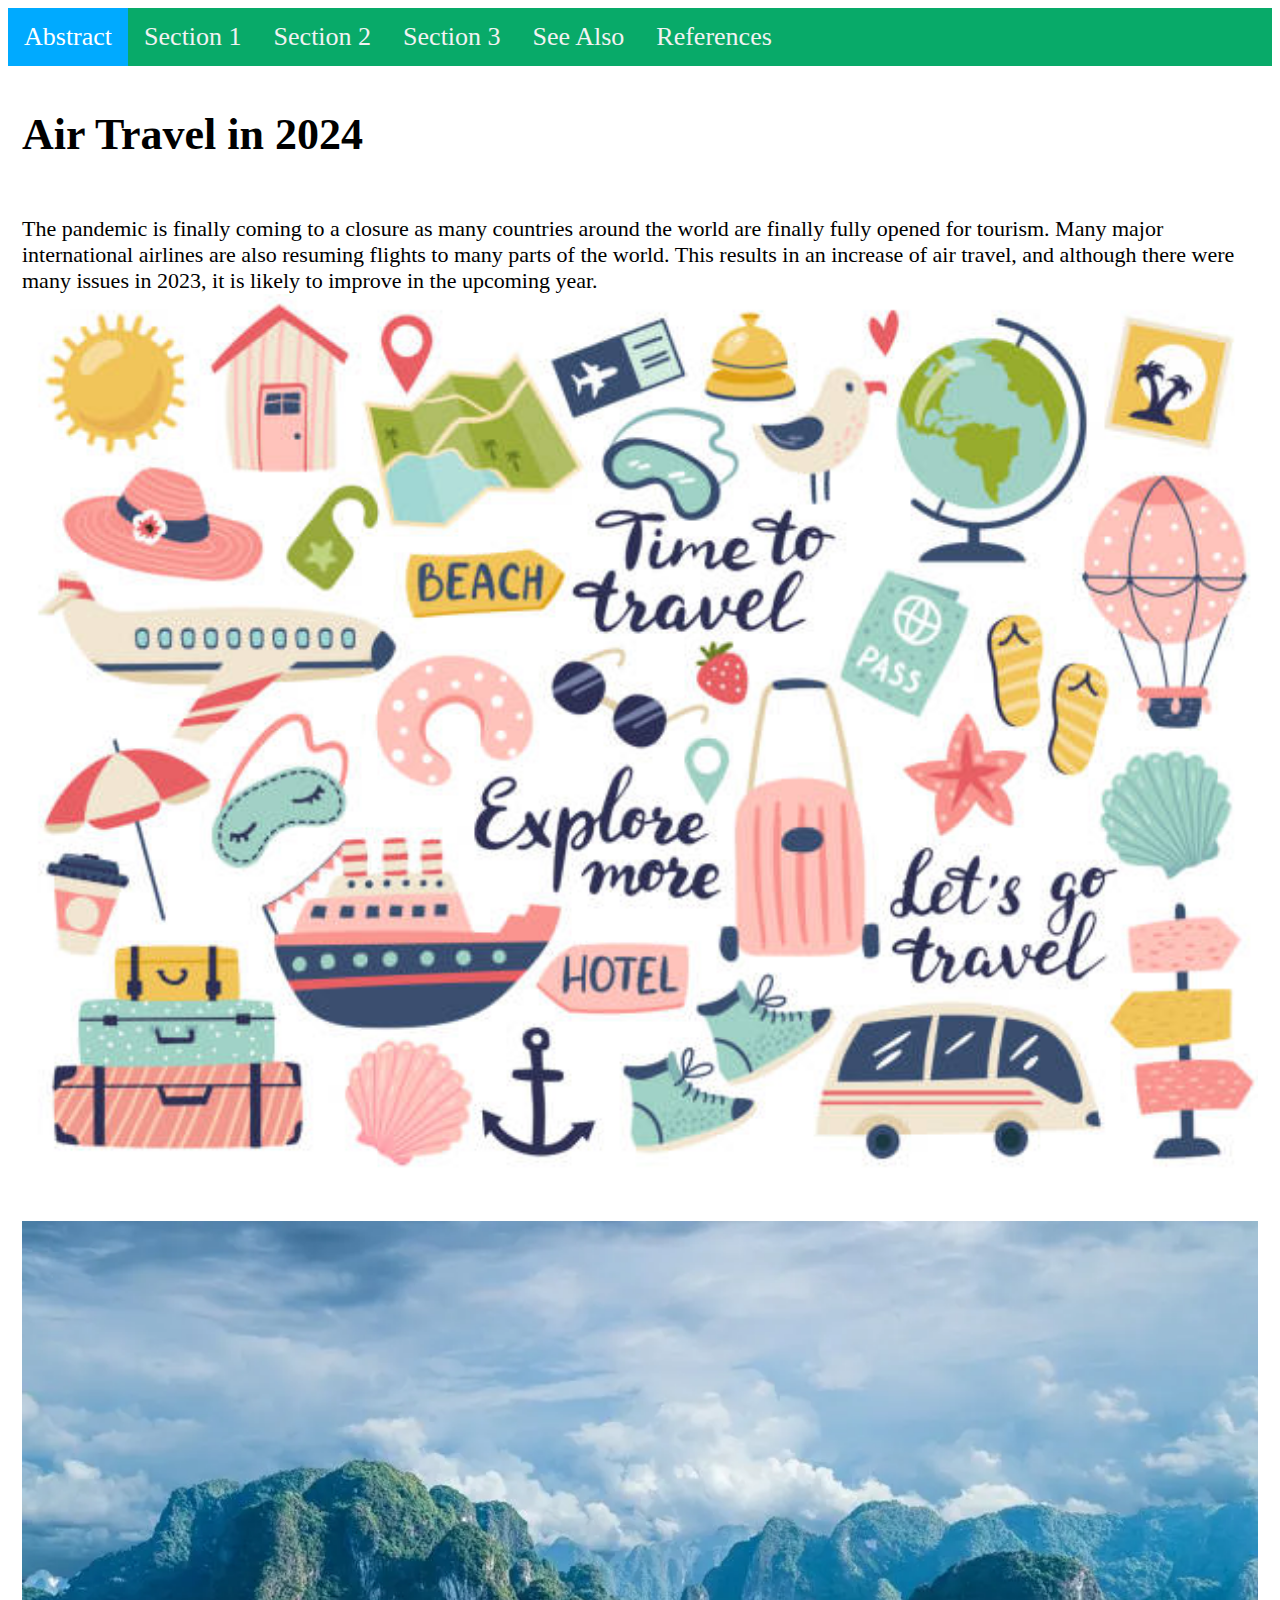
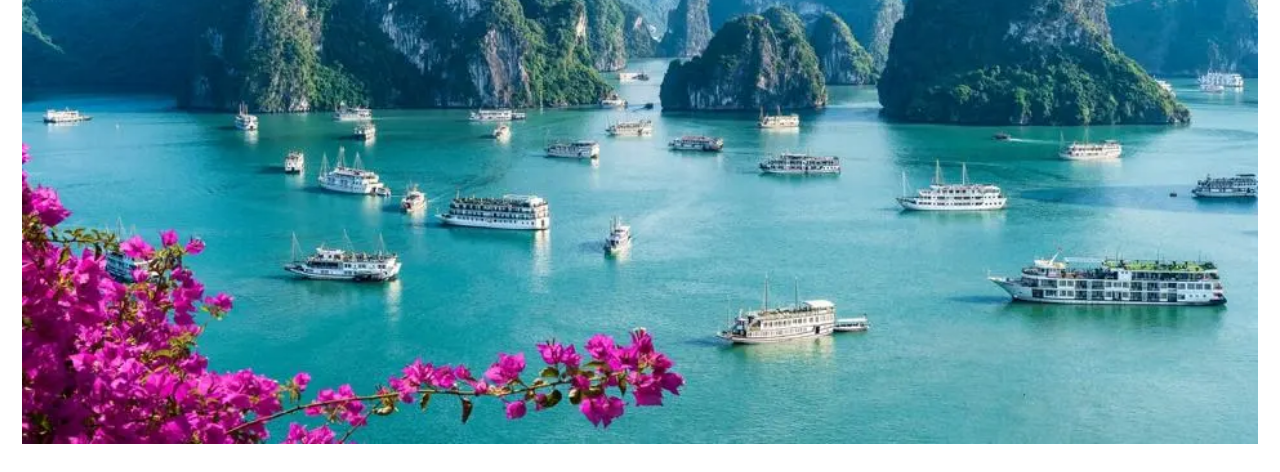
<file: index.html>
<!DOCTYPE html>
<html>

<head>
    <title>Air Travel in 2024</title>

    <!-- Including the main.css file for styling -->
    <link rel="stylesheet" href="css/main.css">

    <!-- Including the Font Awesome CSS library for icons -->
    <link rel="stylesheet" href="https://cdnjs.cloudflare.com/ajax/libs/font-awesome/4.7.0/css/font-awesome.min.css">
</head>

<body>

    <!-- Navigation bar -->
    <div class="topnav" id="myTopnav">
        <!-- Active link pointing to the index.html page -->
        <a class="active" href="index.html">Abstract</a>

        <!-- Links to other sections -->
        <a href="section1.html">Section 1</a>
        <a href="section2.html">Section 2</a>
        <a href="section3.html">Section 3</a>

        <!-- Additional links -->
        <a href="see_also.html">See Also</a>
        <a href="references.html">References</a>

        <!-- "Hamburger menu" / "Bar icon" to toggle the navigation links on smaller screens -->
        <a href="javascript:void(0);" class="icon">
            <i class="fa fa-bars"></i>
        </a>
    </div>

    <!-- Page content -->
    <div class="content">
        <!-- Abstract section -->
        <h1>Air Travel in 2024</h1>
        <br>
        <!-- Displaying the course cover image in a scaled size -->
        The pandemic is finally coming to a closure as many countries around the world are finally fully opened for tourism. Many major international airlines are also resuming flights to many parts of the world. This results in an increase of air travel, and although there were many issues in 2023, it is likely to improve in the upcoming year.
        <br>
        <img src="img/travel.jpg" style="width: 100%; height: auto;">
        <br>
        <br>
        <!-- Displaying the course cover image in its original size -->
        <img src="img/travel2.jpg" style="width: 100%; height: auto;">
    </div>

    <!-- Including the main.js file for JavaScript functionality -->
    <script src="js/main.js"></script>

</body>

</html>
</file>
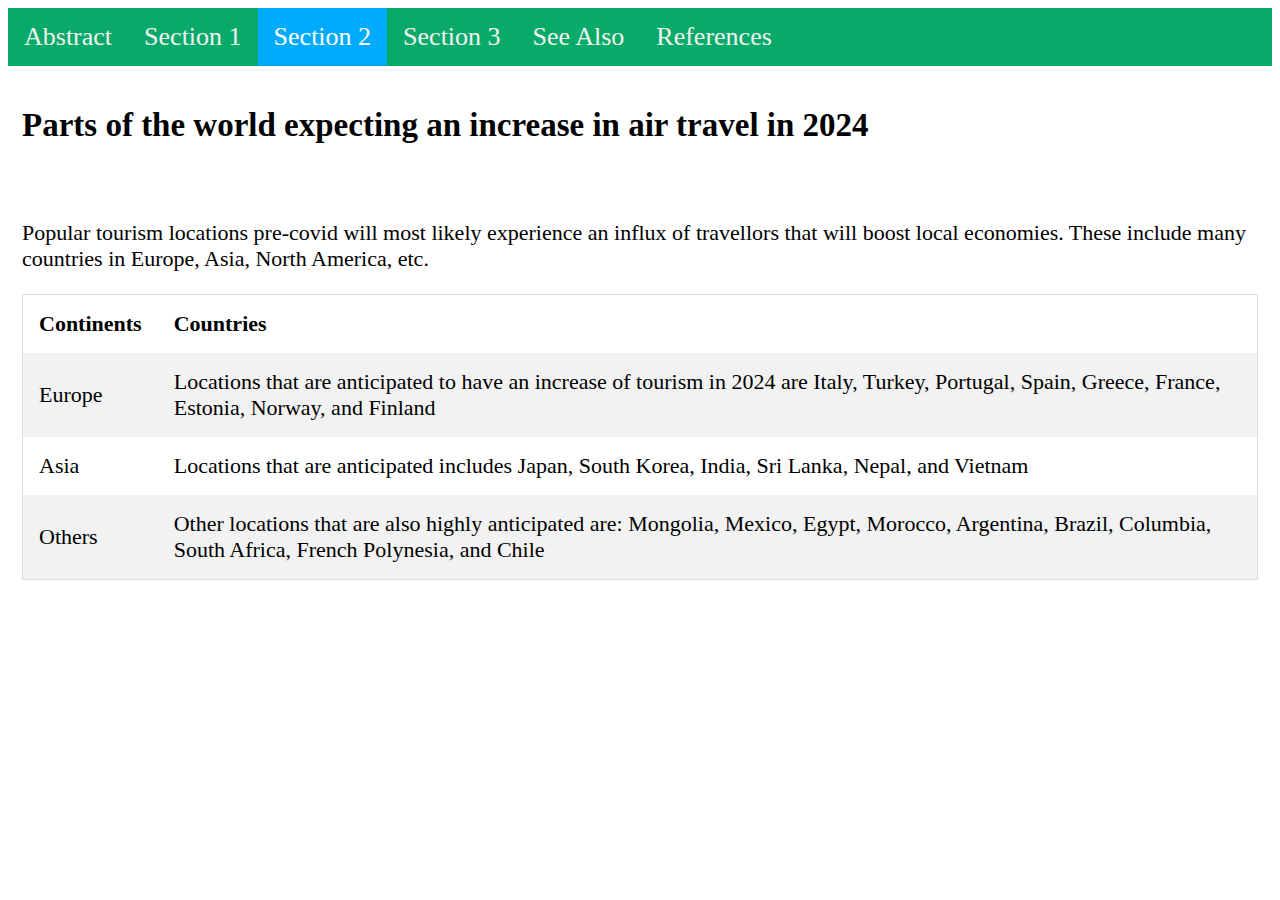
<file: section2.html>
<!DOCTYPE html>
<html>

<head>
    <title>Parts of the world expecting an increase in air travel in 2024</title>

    <!-- Including the main.css file for styling -->
    <link rel="stylesheet" href="css/main.css">

    <!-- Including the Font Awesome CSS library for icons -->
    <link rel="stylesheet" href="https://cdnjs.cloudflare.com/ajax/libs/font-awesome/4.7.0/css/font-awesome.min.css">
    <meta name="viewport" content="width=device-width, initial-scale=1">
    <style>
    table {
      border-collapse: collapse;
      border-spacing: 0;
      width: 100%;
      border: 1px solid #ddd;
    }
    
    th, td {
      text-align: left;
      padding: 16px;
    }
    
    tr:nth-child(even) {
      background-color: #f2f2f2;
    }
    </style>
</head>

<body>

    <!-- Navigation bar -->
    <div class="topnav" id="myTopnav">
        <!-- Links to different sections -->
        <a href="index.html">Abstract</a>
        <a href="section1.html">Section 1</a>

        <!-- Active link pointing to the section2.html page -->
        <a class="active" href="section2.html">Section 2</a>

        <a href="section3.html">Section 3</a>
        <a href="see_also.html">See Also</a>
        <a href="references.html">References</a>

        <!-- "Hamburger menu" / "Bar icon" to toggle the navigation links on smaller screens -->
        <a href="javascript:void(0);" class="icon">
            <i class="fa fa-bars"></i>
        </a>
    </div>

    <!-- Page content -->
    <div class="content">
        <!-- Section 2 content -->
        <h2>Parts of the world expecting an increase in air travel in 2024</h2>
        <br>
        <p>Popular tourism locations pre-covid will most likely experience an influx of travellors that will boost local economies. These include many countries in Europe, Asia, North America, etc.</p>

        <table>
          <tr>
            <th>Continents</th>
            <th>Countries</th>
          </tr>
          <tr>
            <td>Europe</td>
            <td>Locations that are anticipated to have an increase of tourism in 2024 are Italy, Turkey, Portugal, Spain, Greece, France, Estonia, Norway, and Finland</td>
          </tr>
          <tr>
            <td>Asia</td>
            <td>Locations that are anticipated includes Japan, South Korea, India, Sri Lanka, Nepal, and Vietnam</td>
          </tr>
          <tr>
            <td>Others</td>
            <td>Other locations that are also highly anticipated are: Mongolia, Mexico, Egypt, Morocco, Argentina, Brazil, Columbia, South Africa, French Polynesia, and Chile</td>
          </tr>
        </table>
    </div>

    <!-- Including the main.js file for JavaScript functionality -->
    <script src="js/main.js"></script>

</body>

</html>
</file>
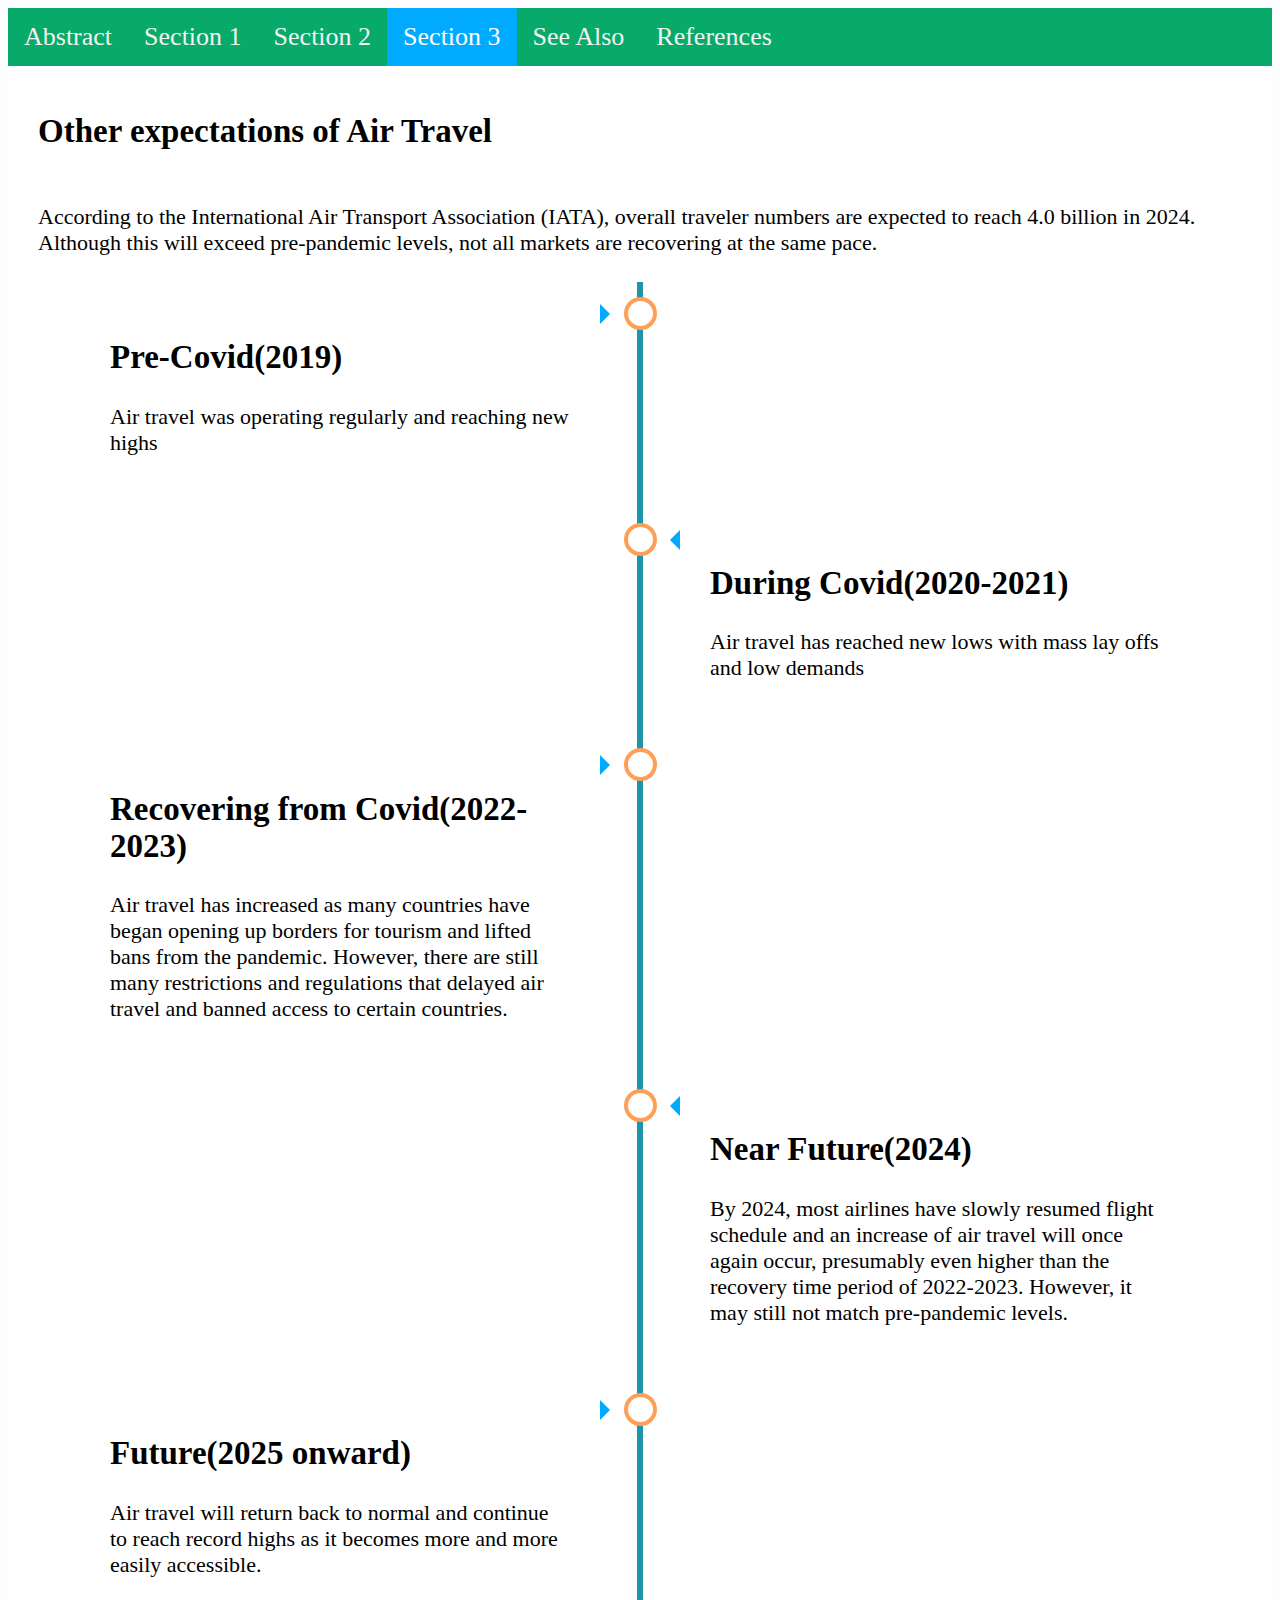
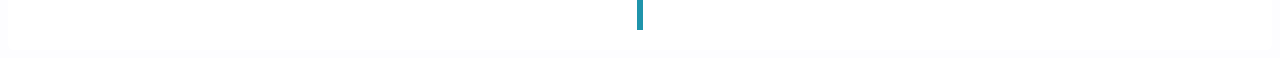
<file: section3.html>
<!DOCTYPE html>
<html>

<head>
    <title>Other expectations of Air Travel</title>

    <!-- Including the main.css file for styling -->
    <link rel="stylesheet" href="css/main.css">

    <!-- Including the Font Awesome CSS library for icons -->
    <link rel="stylesheet" href="https://cdnjs.cloudflare.com/ajax/libs/font-awesome/4.7.0/css/font-awesome.min.css">
    <meta name="viewport" content="width=device-width, initial-scale=1.0">
    <style>
    * {
      box-sizing: border-box;
    }
    
    body {
      background-color: #fdfdff;
    }
    
    /* The actual timeline (the vertical ruler) */
    .timeline {
      position: relative;
      max-width: 1200px;
      margin: 0 auto;
    }
    
    /* The actual timeline (the vertical ruler) */
    .timeline::after {
      content: '';
      position: absolute;
      width: 6px;
      background-color: rgb(31, 148, 171);
      top: 0;
      bottom: 0;
      left: 50%;
      margin-left: -3px;
    }
    
    /* Container around content */
    .container {
      padding: 10px 40px;
      position: relative;
      background-color: inherit;
      width: 50%;
    }
    
    /* The circles on the timeline */
    .container::after {
      content: '';
      position: absolute;
      width: 25px;
      height: 25px;
      right: -17px;
      background-color: white;
      border: 4px solid #FF9F55;
      top: 15px;
      border-radius: 50%;
      z-index: 1;
    }
    
    /* Place the container to the left */
    .left {
      left: 0;
    }
    
    /* Place the container to the right */
    .right {
      left: 50%;
    }
    
    /* Add arrows to the left container (pointing right) */
    .left::before {
      content: " ";
      height: 0;
      position: absolute;
      top: 22px;
      width: 0;
      z-index: 1;
      right: 30px;
      border: medium solid #00aaff;
      border-width: 10px 0 10px 10px;
      border-color: transparent transparent transparent #00aaff;
    }
    
    /* Add arrows to the right container (pointing left) */
    .right::before {
      content: " ";
      height: 0;
      position: absolute;
      top: 22px;
      width: 0;
      z-index: 1;
      left: 30px;
      border: medium solid #00aaff;
      border-width: 10px 10px 10px 0;
      border-color: transparent #00aaff transparent transparent;
    }
    
    /* Fix the circle for containers on the right side */
    .right::after {
      left: -16px;
    }
    
    /* The actual content */
    .content {
      padding: 20px 30px;
      background-color: white;
      position: relative;
      border-radius: 6px;
    }
    
    /* Media queries - Responsive timeline on screens less than 600px wide */
    @media screen and (max-width: 600px) {
      /* Place the timelime to the left */
      .timeline::after {
      left: 31px;
      }
      
      /* Full-width containers */
      .container {
      width: 100%;
      padding-left: 70px;
      padding-right: 25px;
      }
      
      /* Make sure that all arrows are pointing leftwards */
      .container::before {
      left: 60px;
      border: medium solid white;
      border-width: 10px 10px 10px 0;
      border-color: transparent white transparent transparent;
      }
    
      /* Make sure all circles are at the same spot */
      .left::after, .right::after {
      left: 15px;
      }
      
      /* Make all right containers behave like the left ones */
      .right {
      left: 0%;
      }
    }
    </style>
    </head>

<body>

    <!-- Navigation bar -->
    <div class="topnav" id="myTopnav">
        <!-- Links to different sections -->
        <a href="index.html">Abstract</a>
        <a href="section1.html">Section 1</a>
        <a href="section2.html">Section 2</a>

        <!-- Active link pointing to the section3.html page -->
        <a class="active" href="section3.html">Section 3</a>

        <a href="see_also.html">See Also</a>
        <a href="references.html">References</a>

        <!-- "Hamburger menu" / "Bar icon" to toggle the navigation links on smaller screens -->
        <a href="javascript:void(0);" class="icon">
            <i class="fa fa-bars"></i>
        </a>
    </div>

    <!-- Page content -->
    <div class="content">
        <!-- Section 3 content -->
        <h2>Other expectations of Air Travel</h2>
        <br>
        According to the International Air Transport Association (IATA), overall traveler numbers are expected to reach 4.0 billion in 2024. Although this will exceed pre-pandemic levels, not all markets are recovering at the same pace.
        <br>
        <br>
        <div class="timeline">
            <div class="container left">
              <div class="content">
                <h2>Pre-Covid(2019)</h2>
                <p>Air travel was operating regularly and reaching new highs</p>
              </div>
            </div>
            <div class="container right">
              <div class="content">
                <h2>During Covid(2020-2021)</h2>
                <p>Air travel has reached new lows with mass lay offs and low demands</p>
              </div>
            </div>
            <div class="container left">
              <div class="content">
                <h2>Recovering from Covid(2022-2023)</h2>
                <p>Air travel has increased as many countries have began opening up borders for tourism and lifted bans from the pandemic. However, there are still many restrictions and regulations that delayed air travel and banned access to certain countries.</p>
              </div>
            </div>
            <div class="container right">
              <div class="content">
                <h2>Near Future(2024)</h2>
                <p>By 2024, most airlines have slowly resumed flight schedule and an increase of air travel will once again occur, presumably even higher than the recovery time period of 2022-2023. However, it may still not match pre-pandemic levels.</p>
              </div>
            </div>
            <div class="container left">
              <div class="content">
                <h2>Future(2025 onward)</h2>
                <p>Air travel will return back to normal and continue to reach record highs as it becomes more and more easily accessible.</p>
              </div>
          
    </div>

    <!-- Including the main.js file for JavaScript functionality -->
    <script src="js/main.js"></script>

</body>

</html>
</file>
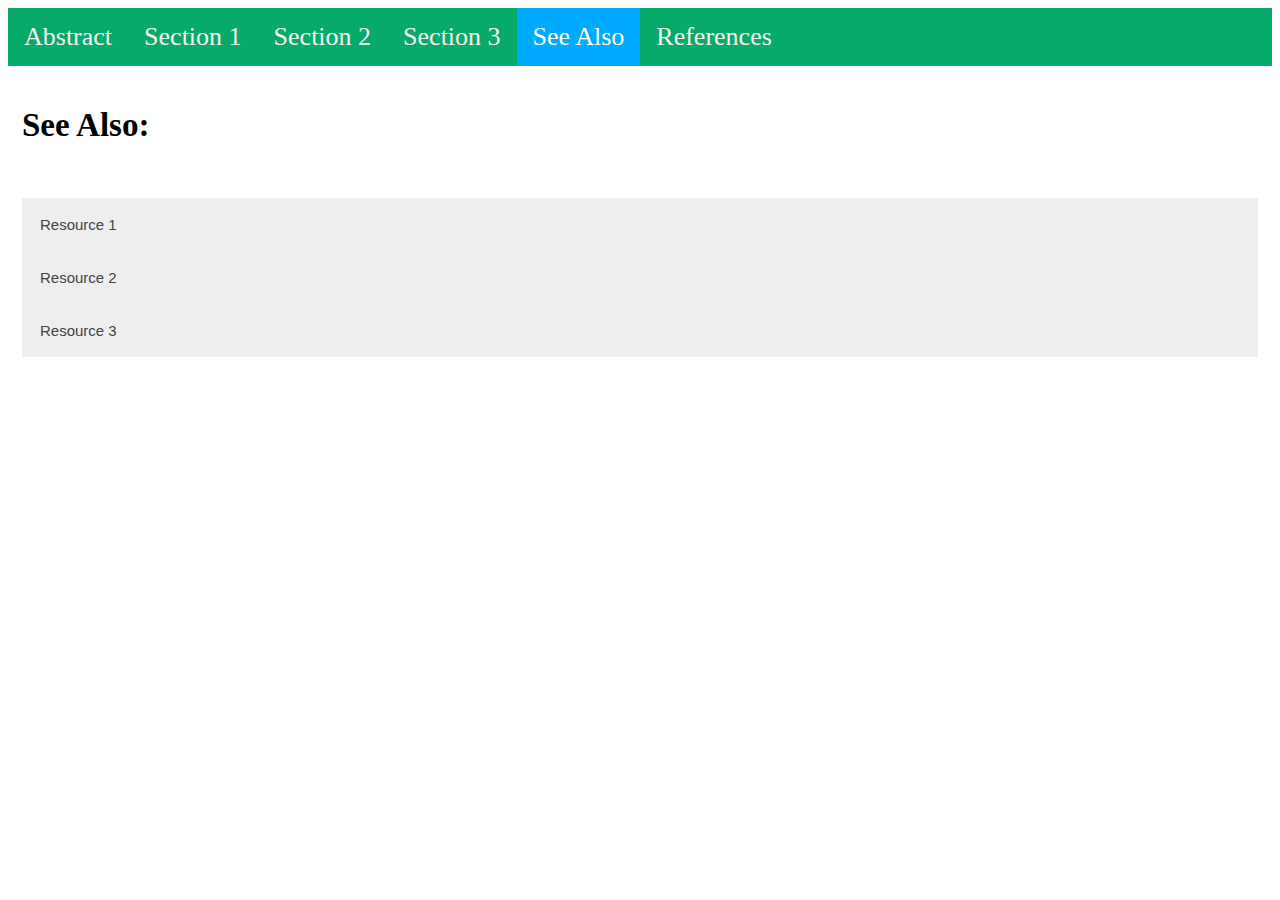
<file: see_also.html>
<!DOCTYPE html>
<html>

<head>
    <title>See also</title>

    <!-- Including the main.css file for styling -->
    <link rel="stylesheet" href="css/main.css">

    <!-- Including the Font Awesome CSS library for icons -->
    <link rel="stylesheet" href="https://cdnjs.cloudflare.com/ajax/libs/font-awesome/4.7.0/css/font-awesome.min.css">
    <meta name="viewport" content="width=device-width, initial-scale=1">
    <style>
    .accordion {
      background-color: #eee;
      color: #444;
      cursor: pointer;
      padding: 18px;
      width: 100%;
      border: none;
      text-align: left;
      outline: none;
      font-size: 15px;
      transition: 0.4s;
    }
    
    .active, .accordion:hover {
      background-color: #ccc; 
    }
    
    .panel {
      padding: 0 18px;
      display: none;
      background-color: white;
      overflow: hidden;
    }
    </style>
</head>

<body>

    <!-- Navigation bar -->
    <div class="topnav" id="myTopnav">
        <!-- Links to different sections -->
        <a href="index.html">Abstract</a>
        <a href="section1.html">Section 1</a>
        <a href="section2.html">Section 2</a>
        <a href="section3.html">Section 3</a>

        <!-- Active link pointing to the see_also.html page -->
        <a class="active" href="see_also.html">See Also</a>

        <a href="references.html">References</a>

        <!-- "Hamburger menu" / "Bar icon" to toggle the navigation links on smaller screens -->
        <a href="javascript:void(0);" class="icon">
            <i class="fa fa-bars"></i>
        </a>
    </div>

    <!-- Page content -->
    <div class="content">
        <!-- See Also section content -->
        <h2>See Also:</h2>
        <br>
        <button class="accordion">Resource 1</button>
        <div class="panel">
          <p>Top Travel Destinations for 2024
          <br>(https://nypost.com/2023/08/15/the-top-travel-destinations-for-2024-revealed/)
          </br>
          </p>
        </div>
        
        <button class="accordion">Resource 2</button>
        <div class="panel">
          <p>Latest global outlooks for air travel in 2024
          <br>(https://aci.aero/2023/09/27/latest-air-travel-outlook-reveals-2024-to-be-a-milestone-for-global-passenger-traffic/)
          </br>
          </p>
        </div>
        
        <button class="accordion">Resource 3</button>
        <div class="panel">
          <p>Top Travel hacks for 2024
          <br>(https://www.expedia.com/newsroom/air-travel-hacks-2024/)
          </br>
          </p>
        </div>
        
        <script>
        var acc = document.getElementsByClassName("accordion");
        var i;
        
        for (i = 0; i < acc.length; i++) {
          acc[i].addEventListener("click", function() {
            this.classList.toggle("active");
            var panel = this.nextElementSibling;
            if (panel.style.display === "block") {
              panel.style.display = "none";
            } else {
              panel.style.display = "block";
            }
          });
        }
        </script>

    </div>

    <!-- Including the main.js file for JavaScript functionality -->
    <script src="js/main.js"></script>

</body>

</html>
</file>
<file: css/main.css>
/* Add a black background color to the top navigation */
.topnav {
  background-color: rgb(8, 170, 105);
  overflow: hidden;
}

/* Style the links inside the navigation bar */
.topnav a {
  float: left;
  display: block;
  color: #f2f2f2;
  text-align: center;
  padding: 14px 16px;
  text-decoration: none;
  font-size: 26px;
}

/* Change the color of links on hover */
.topnav a:hover {
  background-color: #9ad1cb;
  color: rgb(11, 130, 31);
}

/* Add an active class to highlight the current page */
.topnav a.active {
  background-color: #00aaff;
  color: white;
}

/* Hide the icon that should open and close the topnav on small screens */
.topnav .icon {
  display: none;
}

/* Style for page content */
.content {
  padding: 14px;
  font-size: 22px;
}

/* When the screen is less than 800 pixels wide */
@media screen and (max-width: 800px) {
  /* Hide all links, except for the selected tab */
  .topnav a:not(.active) {
    display: none;
  }

  /* Show the icon that should open and close the topnav */
  .topnav a.icon {
    float: right;
    display: block;
  }
}

/* When the screen is less than 800 pixels wide, if the user clicks on the icon */
/* the "responsive" class attribute will be added to the topnav by the JavaScript code */
/* This media query sets the style for the unfolded topnav */
/* It makes the topnav look good on small screens (display the links vertically instead of horizontally)  */
@media screen and (max-width: 800px) {
  .topnav.responsive {
    position: relative;
  }

  .topnav.responsive a.icon {
    position: absolute;
    right: 0;
    top: 0;
  }

  .topnav.responsive a {
    float: none;
    display: block;
    text-align: left;
  }
}
</file>
